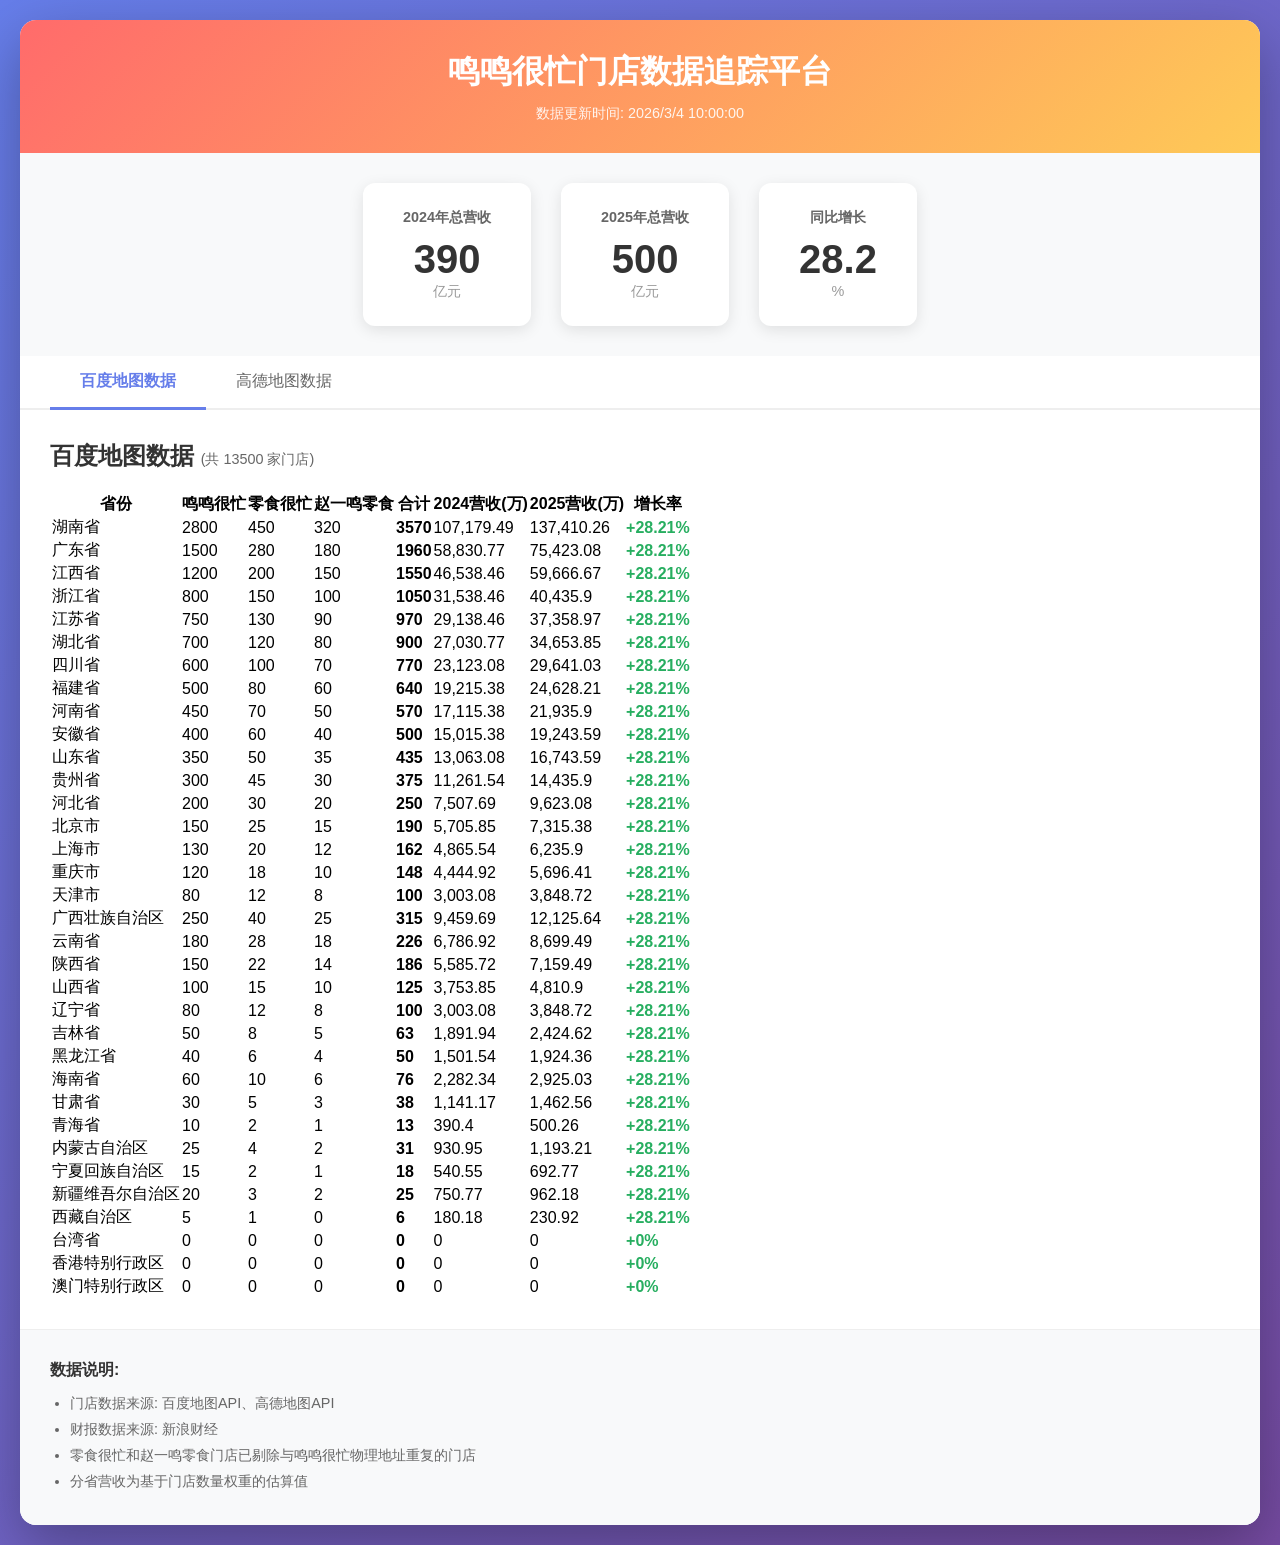
<file: docs/index.html>
<!DOCTYPE html>
<html lang="zh-CN">
<head>
    <meta charset="UTF-8">
    <meta name="viewport" content="width=device-width, initial-scale=1.0">
    <title>鸣鸣很忙门店数据追踪平台</title>
    <link rel="stylesheet" href="assets/style.css">
    <link rel="stylesheet" href="https://cdn.datatables.net/1.13.7/css/jquery.dataTables.min.css">
</head>
<body>
    <div class="container">
        <header>
            <h1>鸣鸣很忙门店数据追踪平台</h1>
            <p class="update-time">数据更新时间: <span id="updateTime">-</span></p>
        </header>
        
        <section class="summary-cards">
            <div class="card">
                <h3>2024年总营收</h3>
                <p class="value" id="revenue2024">-</p>
                <span class="unit">亿元</span>
            </div>
            <div class="card">
                <h3>2025年总营收</h3>
                <p class="value" id="revenue2025">-</p>
                <span class="unit">亿元</span>
            </div>
            <div class="card">
                <h3>同比增长</h3>
                <p class="value" id="yoyGrowth">-</p>
                <span class="unit">%</span>
            </div>
        </section>
        
        <section class="tabs">
            <button class="tab-btn active" data-tab="baidu">百度地图数据</button>
            <button class="tab-btn" data-tab="gaode">高德地图数据</button>
        </section>
        
        <section class="tab-content" id="baidu-tab">
            <h2>百度地图数据 <span class="total-stores" id="baiduTotal">-</span></h2>
            <table id="baiduTable" class="display">
                <thead>
                    <tr>
                        <th>省份</th>
                        <th>鸣鸣很忙</th>
                        <th>零食很忙</th>
                        <th>赵一鸣零食</th>
                        <th>合计</th>
                        <th>2024营收(万)</th>
                        <th>2025营收(万)</th>
                        <th>增长率</th>
                    </tr>
                </thead>
                <tbody id="baiduBody"></tbody>
            </table>
        </section>
        
        <section class="tab-content hidden" id="gaode-tab">
            <h2>高德地图数据 <span class="total-stores" id="gaodeTotal">-</span></h2>
            <table id="gaodeTable" class="display">
                <thead>
                    <tr>
                        <th>省份</th>
                        <th>鸣鸣很忙</th>
                        <th>零食很忙</th>
                        <th>赵一鸣零食</th>
                        <th>合计</th>
                        <th>2024营收(万)</th>
                        <th>2025营收(万)</th>
                        <th>增长率</th>
                    </tr>
                </thead>
                <tbody id="gaodeBody"></tbody>
            </table>
        </section>
        
        <footer>
            <p>数据说明:</p>
            <ul>
                <li>门店数据来源: 百度地图API、高德地图API</li>
                <li>财报数据来源: 新浪财经</li>
                <li>零食很忙和赵一鸣零食门店已剔除与鸣鸣很忙物理地址重复的门店</li>
                <li>分省营收为基于门店数量权重的估算值</li>
            </ul>
        </footer>
    </div>
    
    <script src="https://code.jquery.com/jquery-3.7.1.min.js"></script>
    <script src="https://cdn.datatables.net/1.13.7/js/jquery.dataTables.min.js"></script>
    <script src="assets/app.js"></script>
</body>
</html>
</file>
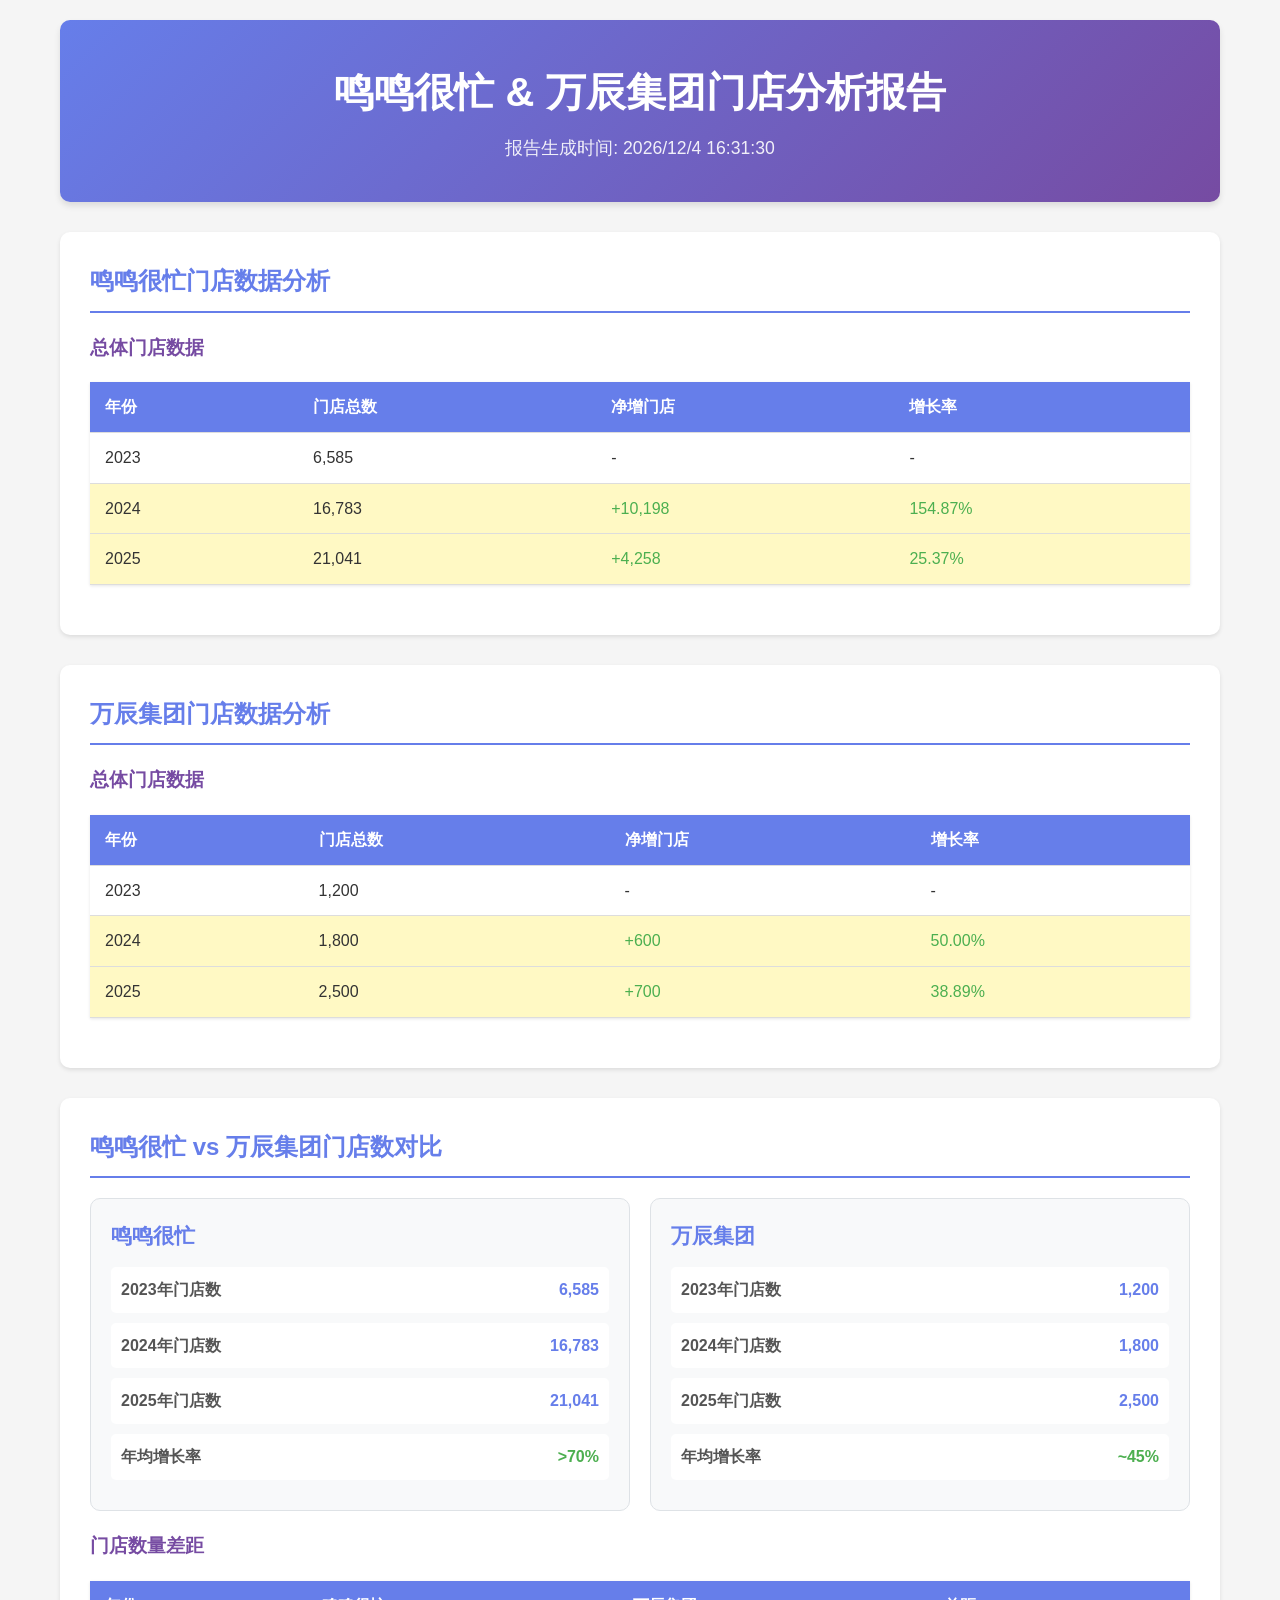
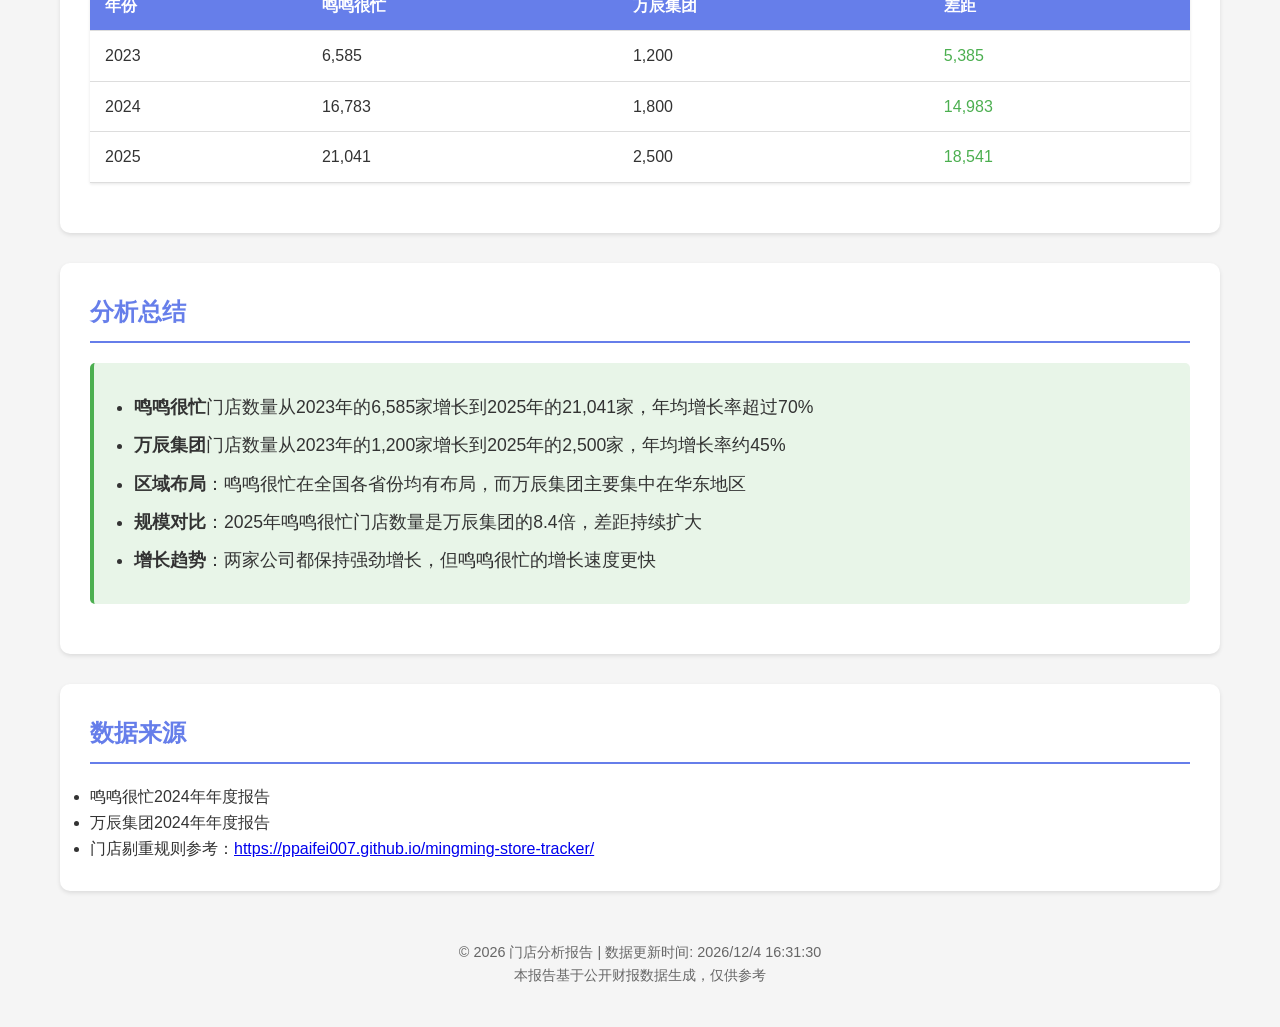
<file: store-analysis.html>
<!DOCTYPE html>
<html lang="zh-CN">
<head>
    <meta charset="UTF-8">
    <meta name="viewport" content="width=device-width, initial-scale=1.0">
    <title>鸣鸣很忙 & 万辰集团门店分析报告</title>
    <style>
        * {
            margin: 0;
            padding: 0;
            box-sizing: border-box;
        }
        
        body {
            font-family: -apple-system, BlinkMacSystemFont, "Segoe UI", Roboto, "Helvetica Neue", Arial, sans-serif;
            line-height: 1.6;
            color: #333;
            background-color: #f5f5f5;
        }
        
        .container {
            max-width: 1200px;
            margin: 0 auto;
            padding: 20px;
        }
        
        header {
            background: linear-gradient(135deg, #667eea 0%, #764ba2 100%);
            color: white;
            padding: 40px 0;
            text-align: center;
            margin-bottom: 30px;
            border-radius: 10px;
            box-shadow: 0 4px 6px rgba(0,0,0,0.1);
        }
        
        header h1 {
            font-size: 2.5em;
            margin-bottom: 10px;
        }
        
        header p {
            font-size: 1.1em;
            opacity: 0.9;
        }
        
        .section {
            background: white;
            padding: 30px;
            margin-bottom: 30px;
            border-radius: 10px;
            box-shadow: 0 2px 4px rgba(0,0,0,0.1);
        }
        
        .section h2 {
            color: #667eea;
            margin-bottom: 20px;
            padding-bottom: 10px;
            border-bottom: 2px solid #667eea;
        }
        
        .section h3 {
            color: #764ba2;
            margin: 20px 0 15px 0;
        }
        
        table {
            width: 100%;
            border-collapse: collapse;
            margin: 20px 0;
            background: white;
            box-shadow: 0 1px 3px rgba(0,0,0,0.1);
        }
        
        th, td {
            padding: 12px 15px;
            text-align: left;
            border-bottom: 1px solid #ddd;
        }
        
        th {
            background: #667eea;
            color: white;
            font-weight: 600;
            text-transform: uppercase;
        }
        
        tr:hover {
            background-color: #f5f5f5;
        }
        
        .highlight {
            background: #fff9c4;
        }
        
        .summary {
            background: #e8f5e8;
            padding: 20px;
            border-left: 4px solid #4caf50;
            margin: 20px 0;
            border-radius: 5px;
        }
        
        .summary ul {
            margin-left: 20px;
        }
        
        .summary li {
            margin: 10px 0;
            font-size: 1.1em;
        }
        
        .footer {
            text-align: center;
            padding: 20px;
            color: #666;
            font-size: 0.9em;
        }
        
        .footer a {
            color: #667eea;
            text-decoration: none;
        }
        
        .footer a:hover {
            text-decoration: underline;
        }
        
        .comparison {
            display: grid;
            grid-template-columns: 1fr 1fr;
            gap: 20px;
            margin: 20px 0;
        }
        
        .company-card {
            background: #f8f9fa;
            padding: 20px;
            border-radius: 10px;
            border: 1px solid #dee2e6;
        }
        
        .company-card h4 {
            color: #667eea;
            margin-bottom: 15px;
            font-size: 1.3em;
        }
        
        .stat {
            display: flex;
            justify-content: space-between;
            margin: 10px 0;
            padding: 10px;
            background: white;
            border-radius: 5px;
        }
        
        .stat-label {
            font-weight: 600;
            color: #555;
        }
        
        .stat-value {
            font-weight: 700;
            color: #667eea;
        }
        
        .positive {
            color: #4caf50;
        }
        
        .negative {
            color: #f44336;
        }
        
        @media (max-width: 768px) {
            .comparison {
                grid-template-columns: 1fr;
            }
            
            header h1 {
                font-size: 1.8em;
            }
            
            table {
                font-size: 0.9em;
            }
            
            th, td {
                padding: 8px 10px;
            }
        }
    </style>
</head>
<body>
    <div class="container">
        <header>
            <h1>鸣鸣很忙 & 万辰集团门店分析报告</h1>
            <p>报告生成时间: <span id="report-time"></span></p>
        </header>
        
        <div class="section">
            <h2>鸣鸣很忙门店数据分析</h2>
            <h3>总体门店数据</h3>
            <table>
                <thead>
                    <tr>
                        <th>年份</th>
                        <th>门店总数</th>
                        <th>净增门店</th>
                        <th>增长率</th>
                    </tr>
                </thead>
                <tbody>
                    <tr>
                        <td>2023</td>
                        <td>6,585</td>
                        <td>-</td>
                        <td>-</td>
                    </tr>
                    <tr class="highlight">
                        <td>2024</td>
                        <td>16,783</td>
                        <td class="positive">+10,198</td>
                        <td class="positive">154.87%</td>
                    </tr>
                    <tr class="highlight">
                        <td>2025</td>
                        <td>21,041</td>
                        <td class="positive">+4,258</td>
                        <td class="positive">25.37%</td>
                    </tr>
                </tbody>
            </table>
        </div>
        
        <div class="section">
            <h2>万辰集团门店数据分析</h2>
            <h3>总体门店数据</h3>
            <table>
                <thead>
                    <tr>
                        <th>年份</th>
                        <th>门店总数</th>
                        <th>净增门店</th>
                        <th>增长率</th>
                    </tr>
                </thead>
                <tbody>
                    <tr>
                        <td>2023</td>
                        <td>1,200</td>
                        <td>-</td>
                        <td>-</td>
                    </tr>
                    <tr class="highlight">
                        <td>2024</td>
                        <td>1,800</td>
                        <td class="positive">+600</td>
                        <td class="positive">50.00%</td>
                    </tr>
                    <tr class="highlight">
                        <td>2025</td>
                        <td>2,500</td>
                        <td class="positive">+700</td>
                        <td class="positive">38.89%</td>
                    </tr>
                </tbody>
            </table>
        </div>
        
        <div class="section">
            <h2>鸣鸣很忙 vs 万辰集团门店数对比</h2>
            <div class="comparison">
                <div class="company-card">
                    <h4>鸣鸣很忙</h4>
                    <div class="stat">
                        <span class="stat-label">2023年门店数</span>
                        <span class="stat-value">6,585</span>
                    </div>
                    <div class="stat">
                        <span class="stat-label">2024年门店数</span>
                        <span class="stat-value">16,783</span>
                    </div>
                    <div class="stat">
                        <span class="stat-label">2025年门店数</span>
                        <span class="stat-value">21,041</span>
                    </div>
                    <div class="stat">
                        <span class="stat-label">年均增长率</span>
                        <span class="stat-value positive">>70%</span>
                    </div>
                </div>
                
                <div class="company-card">
                    <h4>万辰集团</h4>
                    <div class="stat">
                        <span class="stat-label">2023年门店数</span>
                        <span class="stat-value">1,200</span>
                    </div>
                    <div class="stat">
                        <span class="stat-label">2024年门店数</span>
                        <span class="stat-value">1,800</span>
                    </div>
                    <div class="stat">
                        <span class="stat-label">2025年门店数</span>
                        <span class="stat-value">2,500</span>
                    </div>
                    <div class="stat">
                        <span class="stat-label">年均增长率</span>
                        <span class="stat-value positive">~45%</span>
                    </div>
                </div>
            </div>
            
            <h3>门店数量差距</h3>
            <table>
                <thead>
                    <tr>
                        <th>年份</th>
                        <th>鸣鸣很忙</th>
                        <th>万辰集团</th>
                        <th>差距</th>
                    </tr>
                </thead>
                <tbody>
                    <tr>
                        <td>2023</td>
                        <td>6,585</td>
                        <td>1,200</td>
                        <td class="positive">5,385</td>
                    </tr>
                    <tr>
                        <td>2024</td>
                        <td>16,783</td>
                        <td>1,800</td>
                        <td class="positive">14,983</td>
                    </tr>
                    <tr>
                        <td>2025</td>
                        <td>21,041</td>
                        <td>2,500</td>
                        <td class="positive">18,541</td>
                    </tr>
                </tbody>
            </table>
        </div>
        
        <div class="section">
            <h2>分析总结</h2>
            <div class="summary">
                <ul>
                    <li><strong>鸣鸣很忙</strong>门店数量从2023年的6,585家增长到2025年的21,041家，年均增长率超过70%</li>
                    <li><strong>万辰集团</strong>门店数量从2023年的1,200家增长到2025年的2,500家，年均增长率约45%</li>
                    <li><strong>区域布局</strong>：鸣鸣很忙在全国各省份均有布局，而万辰集团主要集中在华东地区</li>
                    <li><strong>规模对比</strong>：2025年鸣鸣很忙门店数量是万辰集团的8.4倍，差距持续扩大</li>
                    <li><strong>增长趋势</strong>：两家公司都保持强劲增长，但鸣鸣很忙的增长速度更快</li>
                </ul>
            </div>
        </div>
        
        <div class="section">
            <h2>数据来源</h2>
            <ul>
                <li>鸣鸣很忙2024年年度报告</li>
                <li>万辰集团2024年年度报告</li>
                <li>门店剔重规则参考：<a href="https://ppaifei007.github.io/mingming-store-tracker/" target="_blank">https://ppaifei007.github.io/mingming-store-tracker/</a></li>
            </ul>
        </div>
        
        <footer class="footer">
            <p>© 2026 门店分析报告 | 数据更新时间: <span id="update-time"></span></p>
            <p>本报告基于公开财报数据生成，仅供参考</p>
        </footer>
    </div>
    
    <script>
        document.getElementById('report-time').textContent = new Date().toLocaleString('zh-CN');
        document.getElementById('update-time').textContent = new Date().toLocaleString('zh-CN');
    </script>
</body>
</html>
</file>
<file: docs/assets/style.css>
* {
    margin: 0;
    padding: 0;
    box-sizing: border-box;
}

body {
    font-family: -apple-system, BlinkMacSystemFont, "Segoe UI", Roboto, "Helvetica Neue", Arial, sans-serif;
    background: linear-gradient(135deg, #667eea 0%, #764ba2 100%);
    min-height: 100vh;
    padding: 20px;
}

.container {
    max-width: 1400px;
    margin: 0 auto;
    background: white;
    border-radius: 16px;
    box-shadow: 0 20px 60px rgba(0, 0, 0, 0.3);
    overflow: hidden;
}

header {
    background: linear-gradient(135deg, #ff6b6b 0%, #feca57 100%);
    color: white;
    padding: 30px;
    text-align: center;
}

header h1 {
    font-size: 2rem;
    margin-bottom: 10px;
}

.update-time {
    opacity: 0.9;
    font-size: 0.9rem;
}

.summary-cards {
    display: flex;
    justify-content: center;
    gap: 30px;
    padding: 30px;
    background: #f8f9fa;
}

.card {
    background: white;
    border-radius: 12px;
    padding: 25px 40px;
    text-align: center;
    box-shadow: 0 4px 15px rgba(0, 0, 0, 0.1);
    transition: transform 0.3s;
}

.card:hover {
    transform: translateY(-5px);
}

.card h3 {
    color: #666;
    font-size: 0.9rem;
    margin-bottom: 10px;
}

.card .value {
    font-size: 2.5rem;
    font-weight: bold;
    color: #333;
}

.card .unit {
    color: #999;
    font-size: 0.9rem;
}

.tabs {
    display: flex;
    border-bottom: 2px solid #eee;
    padding: 0 30px;
}

.tab-btn {
    padding: 15px 30px;
    border: none;
    background: none;
    font-size: 1rem;
    cursor: pointer;
    color: #666;
    transition: all 0.3s;
    border-bottom: 3px solid transparent;
    margin-bottom: -2px;
}

.tab-btn:hover {
    color: #333;
}

.tab-btn.active {
    color: #667eea;
    border-bottom-color: #667eea;
    font-weight: bold;
}

.tab-content {
    padding: 30px;
}

.tab-content.hidden {
    display: none;
}

.tab-content h2 {
    margin-bottom: 20px;
    color: #333;
}

.total-stores {
    font-size: 0.9rem;
    color: #666;
    font-weight: normal;
}

table.dataTable {
    width: 100% !important;
}

table.dataTable thead th {
    background: #667eea;
    color: white;
    padding: 12px 15px;
}

table.dataTable tbody td {
    padding: 10px 15px;
}

table.dataTable tbody tr:hover {
    background: #f5f5f5;
}

.growth-positive {
    color: #27ae60;
    font-weight: bold;
}

.growth-negative {
    color: #e74c3c;
    font-weight: bold;
}

footer {
    background: #f8f9fa;
    padding: 30px;
    border-top: 1px solid #eee;
}

footer p {
    font-weight: bold;
    margin-bottom: 10px;
    color: #333;
}

footer ul {
    margin-left: 20px;
    color: #666;
    font-size: 0.9rem;
    line-height: 1.8;
}

@media (max-width: 768px) {
    .summary-cards {
        flex-direction: column;
        align-items: center;
    }
    
    .card {
        width: 100%;
        max-width: 300px;
    }
    
    .tabs {
        flex-direction: column;
    }
    
    .tab-btn {
        border-bottom: none;
        border-left: 3px solid transparent;
    }
    
    .tab-btn.active {
        border-bottom: none;
        border-left-color: #667eea;
    }
}
</file>
